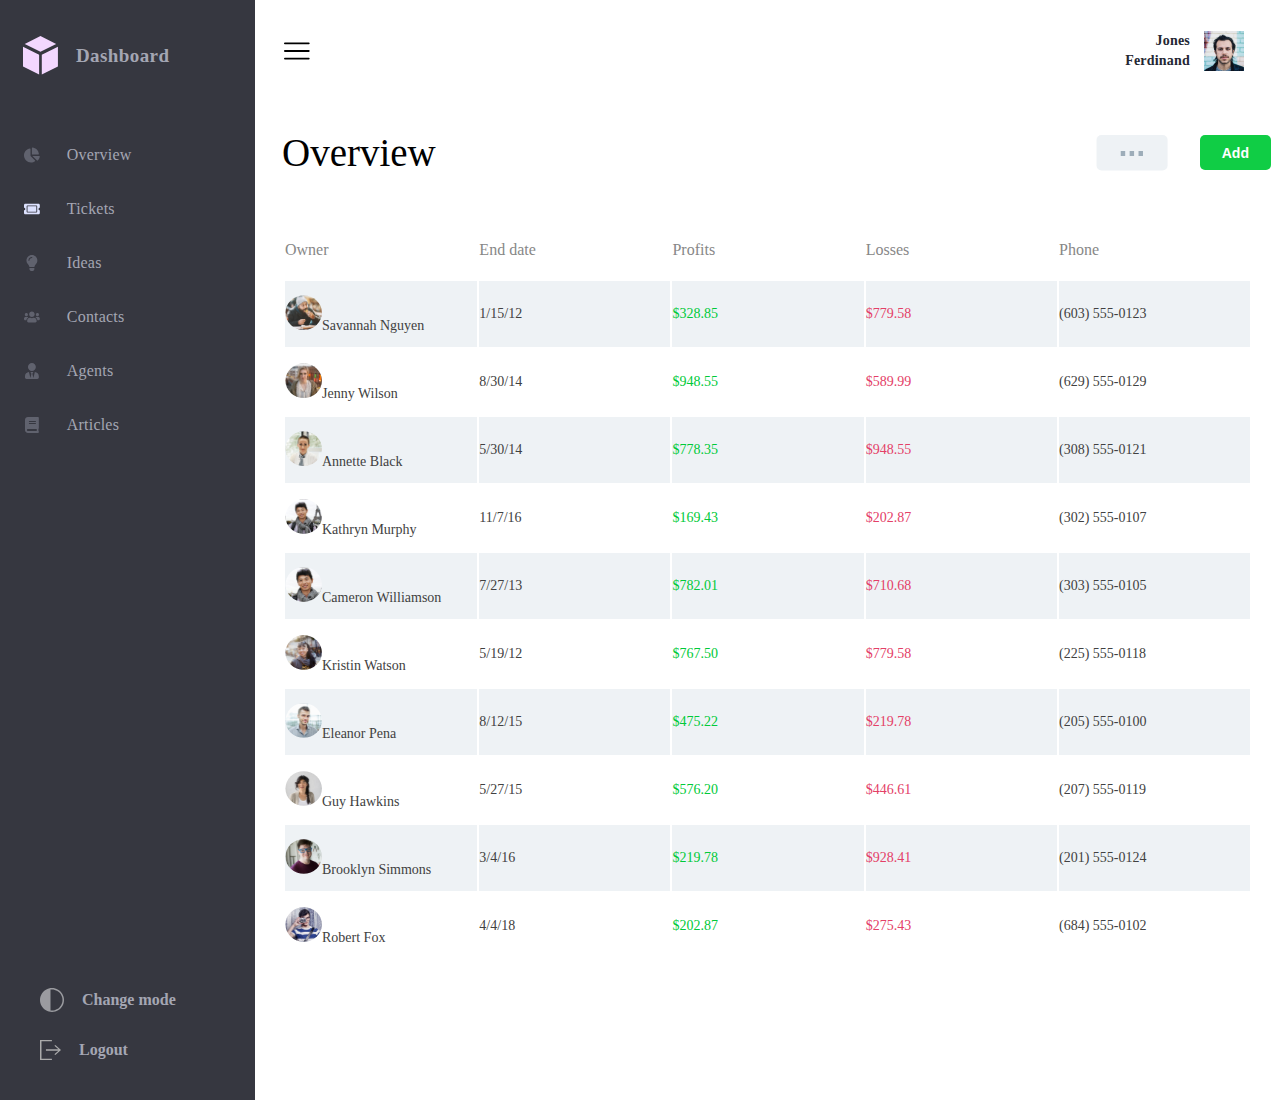
<file: index.html>
<!DOCTYPE html>
<html lang="en">
  <head>
    <meta charset="UTF-8" />
    <meta name="viewport" content="width=device-width, initial-scale=1.0" />
    <title>Dashboard</title>
    <link rel="stylesheet" href="./css/main.css" />
  </head>
  <body>
    <!-- ASIDE -->
    <aside>
      <div class="container">
        <div class="aside-style">
          <div class="aside-content">
            <svg
              xmlns="http://www.w3.org/2000/svg"
              width="35"
              height="39"
              viewBox="0 0 35 39"
              fill="none"
            >
              <path
                d="M17.4576 0L33.1946 7.88948L17.4576 15.758L1.72058 7.88948L17.4576 0ZM0 30.5298V10.7641L16.1147 18.8214V38.5871L0 30.5298ZM18.8005 18.8214L34.9151 10.7641V30.5298L18.8005 38.5871V18.8214Z"
                fill="#F3D7FF"
              />
            </svg>
            <p class="aside-title">Dashboard</p>
          </div>
          <div class="aside-boxs">
            <div class="aside-box">
              <svg
                xmlns="http://www.w3.org/2000/svg"
                width="16"
                height="16"
                viewBox="0 0 16 16"
                fill="none"
              >
                <path
                  opacity="0.4"
                  d="M15.5232 8.94116H8.54412L13.1921 13.5891C13.3697 13.7667 13.6621 13.7812 13.8447 13.6091C14.9829 12.5367 15.7659 11.0912 15.9956 9.46616C16.035 9.18793 15.8041 8.94116 15.5232 8.94116ZM15.0576 7.03528C14.8153 3.52176 12.0076 0.714119 8.49412 0.471767C8.22589 0.453237 8 0.679413 8 0.948236V7.5294H14.5815C14.8503 7.5294 15.0762 7.30352 15.0576 7.03528ZM6.58824 8.94116V1.96206C6.58824 1.68118 6.34147 1.45029 6.06353 1.48971C2.55853 1.985 -0.120585 5.04705 0.00412089 8.71675C0.132356 12.4856 3.37736 15.5761 7.14794 15.5288C8.6303 15.5103 10 15.0326 11.1262 14.2338C11.3585 14.0691 11.3738 13.727 11.1724 13.5256L6.58824 8.94116Z"
                  fill="#9FA2B4"
                />
              </svg>
              <a href="./index.html" class="aside-par">Overview</a>
            </div>
            <div class="aside-box">
              <svg
                xmlns="http://www.w3.org/2000/svg"
                width="16"
                height="16"
                viewBox="0 0 16 16"
                fill="none"
              >
                <path
                  d="M3.55556 5.33332H12.4444V10.6667H3.55556V5.33332ZM14.6667 7.99999C14.6667 8.73638 15.2636 9.33332 16 9.33332V12C16 12.7364 15.4031 13.3333 14.6667 13.3333H1.33333C0.596944 13.3333 0 12.7364 0 12V9.33332C0.736389 9.33332 1.33333 8.73638 1.33333 7.99999C1.33333 7.2636 0.736389 6.66666 0 6.66666V3.99999C0 3.2636 0.596944 2.66666 1.33333 2.66666H14.6667C15.4031 2.66666 16 3.2636 16 3.99999V6.66666C15.2636 6.66666 14.6667 7.2636 14.6667 7.99999ZM13.3333 5.1111C13.3333 4.74291 13.0349 4.44443 12.6667 4.44443H3.33333C2.96514 4.44443 2.66667 4.74291 2.66667 5.1111V10.8889C2.66667 11.2571 2.96514 11.5555 3.33333 11.5555H12.6667C13.0349 11.5555 13.3333 11.2571 13.3333 10.8889V5.1111Z"
                  fill="#DDE2FF"
                />
              </svg>
              <a href="./pages/tickets.html" class="aside-par">Tickets</a>
            </div>
            <div class="aside-box">
              <svg
                xmlns="http://www.w3.org/2000/svg"
                width="16"
                height="16"
                viewBox="0 0 16 16"
                fill="none"
              >
                <g clip-path="url(#clip0_1614_313)">
                  <path
                    opacity="0.4"
                    d="M5.50187 14.1984C5.50219 14.395 5.56031 14.5875 5.66937 14.7512L6.20344 15.5541C6.29467 15.6913 6.41841 15.8039 6.56366 15.8817C6.7089 15.9596 6.87114 16.0003 7.03594 16.0003H8.96438C9.12917 16.0003 9.29141 15.9596 9.43665 15.8817C9.5819 15.8039 9.70564 15.6913 9.79688 15.5541L10.3309 14.7512C10.44 14.5875 10.4982 14.3952 10.4984 14.1984L10.4997 13H5.50031L5.50187 14.1984ZM2.5 5.5C2.5 6.88656 3.01406 8.15156 3.86125 9.11812C4.3775 9.70718 5.185 10.9378 5.49281 11.9759C5.49406 11.9841 5.495 11.9922 5.49625 12.0003H10.5037C10.505 11.9922 10.5059 11.9844 10.5072 11.9759C10.815 10.9378 11.6225 9.70718 12.1388 9.11812C12.9859 8.15156 13.5 6.88656 13.5 5.5C13.5 2.45656 11.0284 -0.00937887 7.98281 -3.87451e-06C4.795 0.00968363 2.5 2.59281 2.5 5.5ZM8 3C6.62156 3 5.5 4.12156 5.5 5.5C5.5 5.77625 5.27625 6 5 6C4.72375 6 4.5 5.77625 4.5 5.5C4.5 3.57 6.07 2 8 2C8.27625 2 8.5 2.22375 8.5 2.5C8.5 2.77625 8.27625 3 8 3Z"
                    fill="#9FA2B4"
                  />
                </g>
                <defs>
                  <clipPath id="clip0_1614_313">
                    <rect width="16" height="16" fill="white" />
                  </clipPath>
                </defs>
              </svg>
              <p class="aside-par">Ideas</p>
            </div>
            <div class="aside-box">
              <svg
                xmlns="http://www.w3.org/2000/svg"
                width="16"
                height="16"
                viewBox="0 0 16 16"
                fill="none"
              >
                <path
                  opacity="0.4"
                  d="M2.4 7.19999C3.2825 7.19999 4 6.48249 4 5.59999C4 4.71749 3.2825 3.99999 2.4 3.99999C1.5175 3.99999 0.8 4.71749 0.8 5.59999C0.8 6.48249 1.5175 7.19999 2.4 7.19999ZM13.6 7.19999C14.4825 7.19999 15.2 6.48249 15.2 5.59999C15.2 4.71749 14.4825 3.99999 13.6 3.99999C12.7175 3.99999 12 4.71749 12 5.59999C12 6.48249 12.7175 7.19999 13.6 7.19999ZM14.4 7.99999H12.8C12.36 7.99999 11.9625 8.17749 11.6725 8.46499C12.68 9.01749 13.395 10.015 13.55 11.2H15.2C15.6425 11.2 16 10.8425 16 10.4V9.59999C16 8.71749 15.2825 7.99999 14.4 7.99999ZM8 7.99999C9.5475 7.99999 10.8 6.74749 10.8 5.19999C10.8 3.65249 9.5475 2.39999 8 2.39999C6.4525 2.39999 5.2 3.65249 5.2 5.19999C5.2 6.74749 6.4525 7.99999 8 7.99999ZM9.92 8.79999H9.7125C9.1925 9.04999 8.615 9.19999 8 9.19999C7.385 9.19999 6.81 9.04999 6.2875 8.79999H6.08C4.49 8.79999 3.2 10.09 3.2 11.68V12.4C3.2 13.0625 3.7375 13.6 4.4 13.6H11.6C12.2625 13.6 12.8 13.0625 12.8 12.4V11.68C12.8 10.09 11.51 8.79999 9.92 8.79999ZM4.3275 8.46499C4.0375 8.17749 3.64 7.99999 3.2 7.99999H1.6C0.7175 7.99999 0 8.71749 0 9.59999V10.4C0 10.8425 0.3575 11.2 0.8 11.2H2.4475C2.605 10.015 3.32 9.01749 4.3275 8.46499Z"
                  fill="#9FA2B4"
                />
              </svg>
              <p class="aside-par">Contacts</p>
            </div>
            <div class="aside-box">
              <svg
                xmlns="http://www.w3.org/2000/svg"
                width="16"
                height="16"
                viewBox="0 0 16 16"
                fill="none"
              >
                <path
                  opacity="0.4"
                  d="M8 8C10.2094 8 12 6.20937 12 4C12 1.79063 10.2094 0 8 0C5.79063 0 4 1.79063 4 4C4 6.20937 5.79063 8 8 8ZM10.9937 9.01875L9.5 15L8.5 10.75L9.5 9H6.5L7.5 10.75L6.5 15L5.00625 9.01875C2.77812 9.125 1 10.9469 1 13.2V14.5C1 15.3281 1.67188 16 2.5 16H13.5C14.3281 16 15 15.3281 15 14.5V13.2C15 10.9469 13.2219 9.125 10.9937 9.01875Z"
                  fill="#9FA2B4"
                />
              </svg>
              <p class="aside-par">Agents</p>
            </div>
            <div class="aside-box">
              <svg
                xmlns="http://www.w3.org/2000/svg"
                width="16"
                height="16"
                viewBox="0 0 16 16"
                fill="none"
              >
                <path
                  opacity="0.4"
                  d="M15 11.25V0.75C15 0.334375 14.6656 0 14.25 0H4C2.34375 0 1 1.34375 1 3V13C1 14.6562 2.34375 16 4 16H14.25C14.6656 16 15 15.6656 15 15.25V14.75C15 14.5156 14.8906 14.3031 14.7219 14.1656C14.5906 13.6844 14.5906 12.3125 14.7219 11.8313C14.8906 11.6969 15 11.4844 15 11.25ZM5 4.1875C5 4.08437 5.08437 4 5.1875 4H11.8125C11.9156 4 12 4.08437 12 4.1875V4.8125C12 4.91563 11.9156 5 11.8125 5H5.1875C5.08437 5 5 4.91563 5 4.8125V4.1875ZM5 6.1875C5 6.08437 5.08437 6 5.1875 6H11.8125C11.9156 6 12 6.08437 12 6.1875V6.8125C12 6.91563 11.9156 7 11.8125 7H5.1875C5.08437 7 5 6.91563 5 6.8125V6.1875ZM12.9187 14H4C3.44688 14 3 13.5531 3 13C3 12.45 3.45 12 4 12H12.9187C12.8594 12.5344 12.8594 13.4656 12.9187 14Z"
                  fill="#9FA2B4"
                />
              </svg>
              <p class="aside-par">Articles</p>
            </div>
          </div>
          <div class="aside-footer">
            <svg
              id="light-dark"
              xmlns="http://www.w3.org/2000/svg"
              width="24"
              height="24"
              viewBox="0 0 24 24"
              fill="none"
            >
              <path
                opacity="0.5"
                d="M12 0C13.1016 0 14.1641 0.140625 15.1875 0.421875C16.2109 0.703125 17.168 1.10547 18.0586 1.62891C18.9492 2.15234 19.7578 2.77734 20.4844 3.50391C21.2109 4.23047 21.8359 5.04297 22.3594 5.94141C22.8828 6.83984 23.2852 7.79688 23.5664 8.8125C23.8477 9.82812 23.9922 10.8906 24 12C24 13.1016 23.8594 14.1641 23.5781 15.1875C23.2969 16.2109 22.8945 17.168 22.3711 18.0586C21.8477 18.9492 21.2227 19.7578 20.4961 20.4844C19.7695 21.2109 18.957 21.8359 18.0586 22.3594C17.1602 22.8828 16.2031 23.2852 15.1875 23.5664C14.1719 23.8477 13.1094 23.9922 12 24C10.8984 24 9.83594 23.8594 8.8125 23.5781C7.78906 23.2969 6.83203 22.8945 5.94141 22.3711C5.05078 21.8477 4.24219 21.2227 3.51562 20.4961C2.78906 19.7695 2.16406 18.957 1.64062 18.0586C1.11719 17.1602 0.714844 16.207 0.433594 15.1992C0.152344 14.1914 0.0078125 13.125 0 12C0 10.8984 0.140625 9.83594 0.421875 8.8125C0.703125 7.78906 1.10547 6.83203 1.62891 5.94141C2.15234 5.05078 2.77734 4.24219 3.50391 3.51562C4.23047 2.78906 5.04297 2.16406 5.94141 1.64062C6.83984 1.11719 7.79297 0.714844 8.80078 0.433594C9.80859 0.152344 10.875 0.0078125 12 0ZM12 22.5C12.9609 22.5 13.8867 22.375 14.7773 22.125C15.668 21.875 16.5039 21.5234 17.2852 21.0703C18.0664 20.6172 18.7773 20.0664 19.418 19.418C20.0586 18.7695 20.6055 18.0625 21.0586 17.2969C21.5117 16.5312 21.8672 15.6953 22.125 14.7891C22.3828 13.8828 22.5078 12.9531 22.5 12C22.5 11.0391 22.375 10.1133 22.125 9.22266C21.875 8.33203 21.5234 7.49609 21.0703 6.71484C20.6172 5.93359 20.0664 5.22266 19.418 4.58203C18.7695 3.94141 18.0625 3.39453 17.2969 2.94141C16.5312 2.48828 15.6953 2.13281 14.7891 1.875C13.8828 1.61719 12.9531 1.49219 12 1.5C11.4922 1.5 10.9922 1.53516 10.5 1.60547V22.3945C10.9922 22.4648 11.4922 22.5 12 22.5Z"
                fill="white"
              />
            </svg>
            <p class="aside-footer-par">Change mode</p>
          </div>
          <div class="aside-footer">
            <svg
              xmlns="http://www.w3.org/2000/svg"
              width="21"
              height="20"
              viewBox="0 0 21 20"
              fill="none"
            >
              <path
                d="M1.48755 18.6667H11.9004V20H0V0H11.9004V1.33333H1.48755V18.6667ZM21 10L15.3403 15.0833L14.4106 14.25L18.42 10.6667H5.95019V9.33333H18.42L14.4106 5.75L15.3403 4.91667L21 10Z"
                fill="#AAAAAA"
              />
            </svg>
            <p class="aside-footer-par">Logout</p>
          </div>
        </div>
      </div>
    </aside>
    <!-- ASIDE -->

    <!-- ///////////////////////// -->

    <!-- MAIN -->
    <main>
      <footer>
        <div class="footer-style">
          <svg
            class="menu-btn"
            xmlns="http://www.w3.org/2000/svg"
            width="30"
            height="20"
            viewBox="0 0 30 20"
            fill="none"
          >
            <path
              fill-rule="evenodd"
              clip-rule="evenodd"
              d="M0 18.8889C0 18.5942 0.143669 18.3116 0.3994 18.1032C0.655132 17.8948 1.00198 17.7778 1.36364 17.7778H28.6364C28.998 17.7778 29.3449 17.8948 29.6006 18.1032C29.8563 18.3116 30 18.5942 30 18.8889C30 19.1836 29.8563 19.4662 29.6006 19.6746C29.3449 19.8829 28.998 20 28.6364 20H1.36364C1.00198 20 0.655132 19.8829 0.3994 19.6746C0.143669 19.4662 0 19.1836 0 18.8889ZM0 10C0 9.70532 0.143669 9.4227 0.3994 9.21433C0.655132 9.00595 1.00198 8.88889 1.36364 8.88889H28.6364C28.998 8.88889 29.3449 9.00595 29.6006 9.21433C29.8563 9.4227 30 9.70532 30 10C30 10.2947 29.8563 10.5773 29.6006 10.7857C29.3449 10.994 28.998 11.1111 28.6364 11.1111H1.36364C1.00198 11.1111 0.655132 10.994 0.3994 10.7857C0.143669 10.5773 0 10.2947 0 10ZM0 1.11111C0 0.816426 0.143669 0.533811 0.3994 0.325437C0.655132 0.117063 1.00198 0 1.36364 0H28.6364C28.998 0 29.3449 0.117063 29.6006 0.325437C29.8563 0.533811 30 0.816426 30 1.11111C30 1.4058 29.8563 1.68841 29.6006 1.89679C29.3449 2.10516 28.998 2.22222 28.6364 2.22222H1.36364C1.00198 2.22222 0.655132 2.10516 0.3994 1.89679C0.143669 1.68841 0 1.4058 0 1.11111Z"
              fill="black"
            />
          </svg>
          <div class="footer-content">
            <p class="footer-par">Jones Ferdinand</p>
            <img src="./images/m header.png" alt="header-logo" />
          </div>
        </div>
      </footer>
      <section class="hero">
        <div class="hero-style">
          <h1 class="hero-text">Overview</h1>
          <div class="hero-content">
            <svg
              xmlns="http://www.w3.org/2000/svg"
              width="72"
              height="36"
              viewBox="0 0 72 36"
              fill="none"
            >
              <rect
                x="0.506226"
                width="71.0936"
                height="35.5011"
                rx="5"
                fill="#EEF2F5"
              />
              <path
                d="M42.5263 16L46.9704 16L46.9704 20.9024L42.5263 20.9024L42.5263 16ZM33.6381 16L38.0822 16L38.0822 20.9024L33.6381 20.9024L33.6381 16ZM24.7499 16L29.194 16L29.194 20.9024L24.7499 20.9024L24.7499 16Z"
                fill="#9DADB9"
              />
            </svg>
            <button class="hero-btn">Add</button>
          </div>
        </div>
      </section>
      <table>
        <thead>
          <tr>
            <th>Owner</th>
            <th>End date</th>
            <th>Profits</th>
            <th>Losses</th>
            <th>Phone</th>
          </tr>
        </thead>
        <tbody>
          <tr>
            <td>
              <img src="./images/Ellipse-1.svg" alt="Ellipse" />Savannah Nguyen
            </td>
            <td>1/15/12</td>
            <td>$328.85</td>
            <td>$779.58</td>
            <td>(603) 555-0123</td>
          </tr>
          <tr>
            <td>
              <img src="./images/Ellipse-2.svg" alt="Ellipse" />Jenny Wilson
            </td>
            <td>8/30/14</td>
            <td>$948.55</td>
            <td>$589.99</td>
            <td>(629) 555-0129</td>
          </tr>
          <tr>
            <td>
              <img src="./images/Ellipse-3.svg" alt="Ellipse" />Annette Black
            </td>
            <td>5/30/14</td>
            <td>$778.35</td>
            <td>$948.55</td>
            <td>(308) 555-0121</td>
          </tr>
          <tr>
            <td>
              <img src="./images/Ellipse-4.svg" alt="Ellipse" />Kathryn Murphy
            </td>
            <td>11/7/16</td>
            <td>$169.43</td>
            <td>$202.87</td>
            <td>(302) 555-0107</td>
          </tr>
          <tr>
            <td>
              <img src="./images/Ellipse-5.svg" alt="Ellipse" />Cameron
              Williamson
            </td>
            <td>7/27/13</td>
            <td>$782.01</td>
            <td>$710.68</td>
            <td>(303) 555-0105</td>
          </tr>
          <tr>
            <td>
              <img src="./images/Ellipse-6.svg" alt="Ellipse" />Kristin Watson
            </td>
            <td>5/19/12</td>
            <td>$767.50</td>
            <td>$779.58</td>
            <td>(225) 555-0118</td>
          </tr>
          <tr>
            <td>
              <img src="./images/Ellipse-7.svg" alt="Ellipse" />Eleanor Pena
            </td>
            <td>8/12/15</td>
            <td>$475.22</td>
            <td>$219.78</td>
            <td>(205) 555-0100</td>
          </tr>
          <tr>
            <td>
              <img src="./images/Ellipse-8.svg" alt="Ellipse" />Guy Hawkins
            </td>
            <td>5/27/15</td>
            <td>$576.20</td>
            <td>$446.61</td>
            <td>(207) 555-0119</td>
          </tr>
          <tr>
            <td>
              <img src="./images/Ellipse-9.svg" alt="Ellipse" />Brooklyn Simmons
            </td>
            <td>3/4/16</td>
            <td>$219.78</td>
            <td>$928.41</td>
            <td>(201) 555-0124</td>
          </tr>
          <tr>
            <td>
              <img src="./images/Ellipse-10.svg" alt="Ellipse" />Robert Fox
            </td>
            <td>4/4/18</td>
            <td>$202.87</td>
            <td>$275.43</td>
            <td>(684) 555-0102</td>
          </tr>
        </tbody>
        <tfoot></tfoot>
      </table>
    </main>
    <!-- MAIN -->
    <script src="./js/main.js"></script>
  </body>
</html>
</file>
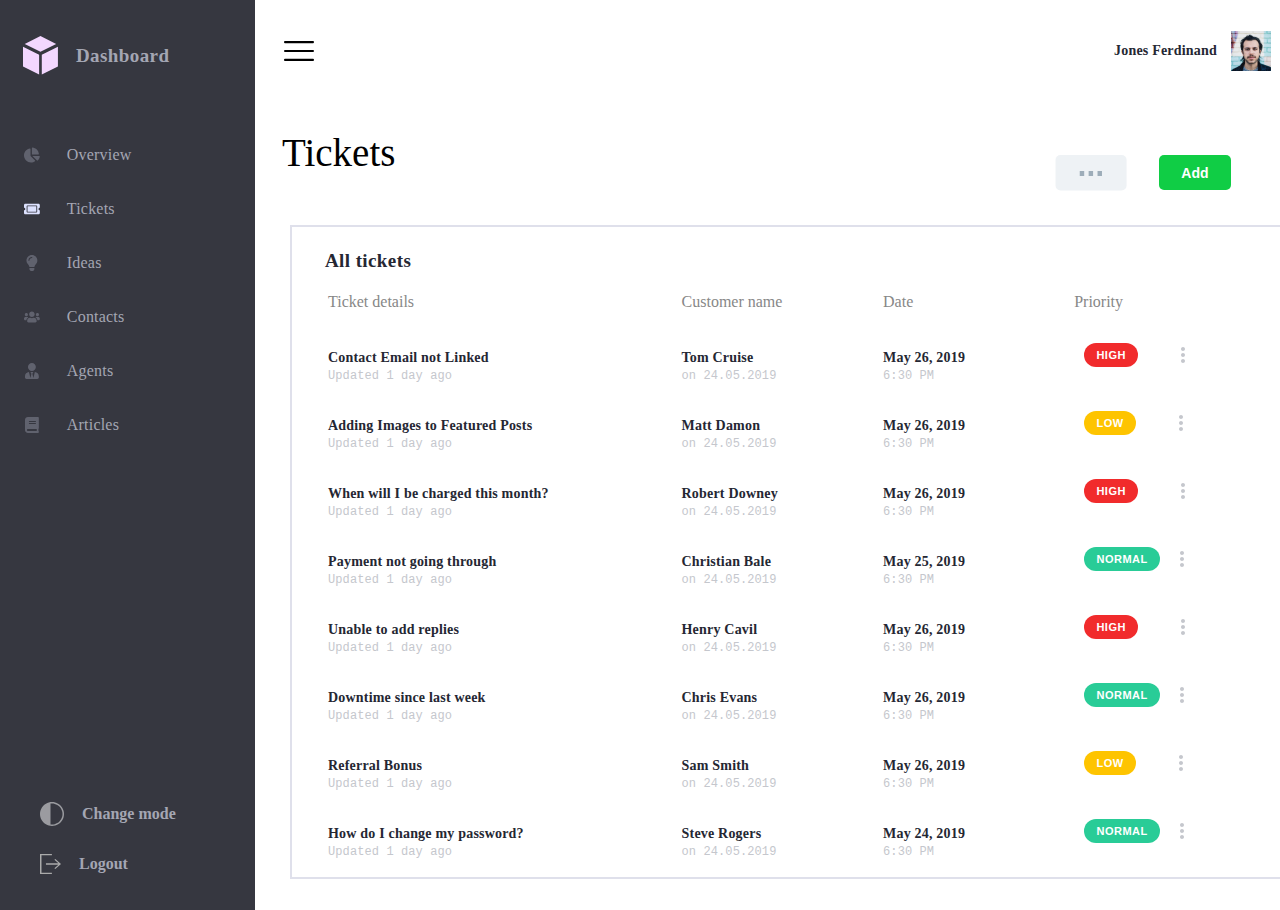
<file: pages/tickets.html>
<!DOCTYPE html>
<html lang="en">
  <head>
    <meta charset="UTF-8" />
    <meta name="viewport" content="width=device-width, initial-scale=1.0" />
    <title>Dashboard</title>
    <link rel="stylesheet" href="../css/ticket.css" />
  </head>
  <body>
    <!-- ASIDE -->
    <aside>
      <div class="container">
        <div class="aside-style">
          <div class="aside-content">
            <svg
              xmlns="http://www.w3.org/2000/svg"
              width="35"
              height="39"
              viewBox="0 0 35 39"
              fill="none"
            >
              <path
                d="M17.4576 0L33.1946 7.88948L17.4576 15.758L1.72058 7.88948L17.4576 0ZM0 30.5298V10.7641L16.1147 18.8214V38.5871L0 30.5298ZM18.8005 18.8214L34.9151 10.7641V30.5298L18.8005 38.5871V18.8214Z"
                fill="#F3D7FF"
              />
            </svg>
            <p class="aside-title">Dashboard</p>
          </div>
          <div class="aside-boxs">
            <div class="aside-box">
              <svg
                xmlns="http://www.w3.org/2000/svg"
                width="16"
                height="16"
                viewBox="0 0 16 16"
                fill="none"
              >
                <path
                  opacity="0.4"
                  d="M15.5232 8.94116H8.54412L13.1921 13.5891C13.3697 13.7667 13.6621 13.7812 13.8447 13.6091C14.9829 12.5367 15.7659 11.0912 15.9956 9.46616C16.035 9.18793 15.8041 8.94116 15.5232 8.94116ZM15.0576 7.03528C14.8153 3.52176 12.0076 0.714119 8.49412 0.471767C8.22589 0.453237 8 0.679413 8 0.948236V7.5294H14.5815C14.8503 7.5294 15.0762 7.30352 15.0576 7.03528ZM6.58824 8.94116V1.96206C6.58824 1.68118 6.34147 1.45029 6.06353 1.48971C2.55853 1.985 -0.120585 5.04705 0.00412089 8.71675C0.132356 12.4856 3.37736 15.5761 7.14794 15.5288C8.6303 15.5103 10 15.0326 11.1262 14.2338C11.3585 14.0691 11.3738 13.727 11.1724 13.5256L6.58824 8.94116Z"
                  fill="#9FA2B4"
                />
              </svg>
              <a href="../index.html" class="aside-par">Overview</a>
            </div>
            <div class="aside-box">
              <svg
                xmlns="http://www.w3.org/2000/svg"
                width="16"
                height="16"
                viewBox="0 0 16 16"
                fill="none"
              >
                <path
                  d="M3.55556 5.33332H12.4444V10.6667H3.55556V5.33332ZM14.6667 7.99999C14.6667 8.73638 15.2636 9.33332 16 9.33332V12C16 12.7364 15.4031 13.3333 14.6667 13.3333H1.33333C0.596944 13.3333 0 12.7364 0 12V9.33332C0.736389 9.33332 1.33333 8.73638 1.33333 7.99999C1.33333 7.2636 0.736389 6.66666 0 6.66666V3.99999C0 3.2636 0.596944 2.66666 1.33333 2.66666H14.6667C15.4031 2.66666 16 3.2636 16 3.99999V6.66666C15.2636 6.66666 14.6667 7.2636 14.6667 7.99999ZM13.3333 5.1111C13.3333 4.74291 13.0349 4.44443 12.6667 4.44443H3.33333C2.96514 4.44443 2.66667 4.74291 2.66667 5.1111V10.8889C2.66667 11.2571 2.96514 11.5555 3.33333 11.5555H12.6667C13.0349 11.5555 13.3333 11.2571 13.3333 10.8889V5.1111Z"
                  fill="#DDE2FF"
                />
              </svg>
              <a href="../pages/tickets.html" class="aside-par">Tickets</a>
            </div>
            <div class="aside-box">
              <svg
                xmlns="http://www.w3.org/2000/svg"
                width="16"
                height="16"
                viewBox="0 0 16 16"
                fill="none"
              >
                <g clip-path="url(#clip0_1614_313)">
                  <path
                    opacity="0.4"
                    d="M5.50187 14.1984C5.50219 14.395 5.56031 14.5875 5.66937 14.7512L6.20344 15.5541C6.29467 15.6913 6.41841 15.8039 6.56366 15.8817C6.7089 15.9596 6.87114 16.0003 7.03594 16.0003H8.96438C9.12917 16.0003 9.29141 15.9596 9.43665 15.8817C9.5819 15.8039 9.70564 15.6913 9.79688 15.5541L10.3309 14.7512C10.44 14.5875 10.4982 14.3952 10.4984 14.1984L10.4997 13H5.50031L5.50187 14.1984ZM2.5 5.5C2.5 6.88656 3.01406 8.15156 3.86125 9.11812C4.3775 9.70718 5.185 10.9378 5.49281 11.9759C5.49406 11.9841 5.495 11.9922 5.49625 12.0003H10.5037C10.505 11.9922 10.5059 11.9844 10.5072 11.9759C10.815 10.9378 11.6225 9.70718 12.1388 9.11812C12.9859 8.15156 13.5 6.88656 13.5 5.5C13.5 2.45656 11.0284 -0.00937887 7.98281 -3.87451e-06C4.795 0.00968363 2.5 2.59281 2.5 5.5ZM8 3C6.62156 3 5.5 4.12156 5.5 5.5C5.5 5.77625 5.27625 6 5 6C4.72375 6 4.5 5.77625 4.5 5.5C4.5 3.57 6.07 2 8 2C8.27625 2 8.5 2.22375 8.5 2.5C8.5 2.77625 8.27625 3 8 3Z"
                    fill="#9FA2B4"
                  />
                </g>
                <defs>
                  <clipPath id="clip0_1614_313">
                    <rect width="16" height="16" fill="white" />
                  </clipPath>
                </defs>
              </svg>
              <p class="aside-par">Ideas</p>
            </div>
            <div class="aside-box">
              <svg
                xmlns="http://www.w3.org/2000/svg"
                width="16"
                height="16"
                viewBox="0 0 16 16"
                fill="none"
              >
                <path
                  opacity="0.4"
                  d="M2.4 7.19999C3.2825 7.19999 4 6.48249 4 5.59999C4 4.71749 3.2825 3.99999 2.4 3.99999C1.5175 3.99999 0.8 4.71749 0.8 5.59999C0.8 6.48249 1.5175 7.19999 2.4 7.19999ZM13.6 7.19999C14.4825 7.19999 15.2 6.48249 15.2 5.59999C15.2 4.71749 14.4825 3.99999 13.6 3.99999C12.7175 3.99999 12 4.71749 12 5.59999C12 6.48249 12.7175 7.19999 13.6 7.19999ZM14.4 7.99999H12.8C12.36 7.99999 11.9625 8.17749 11.6725 8.46499C12.68 9.01749 13.395 10.015 13.55 11.2H15.2C15.6425 11.2 16 10.8425 16 10.4V9.59999C16 8.71749 15.2825 7.99999 14.4 7.99999ZM8 7.99999C9.5475 7.99999 10.8 6.74749 10.8 5.19999C10.8 3.65249 9.5475 2.39999 8 2.39999C6.4525 2.39999 5.2 3.65249 5.2 5.19999C5.2 6.74749 6.4525 7.99999 8 7.99999ZM9.92 8.79999H9.7125C9.1925 9.04999 8.615 9.19999 8 9.19999C7.385 9.19999 6.81 9.04999 6.2875 8.79999H6.08C4.49 8.79999 3.2 10.09 3.2 11.68V12.4C3.2 13.0625 3.7375 13.6 4.4 13.6H11.6C12.2625 13.6 12.8 13.0625 12.8 12.4V11.68C12.8 10.09 11.51 8.79999 9.92 8.79999ZM4.3275 8.46499C4.0375 8.17749 3.64 7.99999 3.2 7.99999H1.6C0.7175 7.99999 0 8.71749 0 9.59999V10.4C0 10.8425 0.3575 11.2 0.8 11.2H2.4475C2.605 10.015 3.32 9.01749 4.3275 8.46499Z"
                  fill="#9FA2B4"
                />
              </svg>
              <p class="aside-par">Contacts</p>
            </div>
            <div class="aside-box">
              <svg
                xmlns="http://www.w3.org/2000/svg"
                width="16"
                height="16"
                viewBox="0 0 16 16"
                fill="none"
              >
                <path
                  opacity="0.4"
                  d="M8 8C10.2094 8 12 6.20937 12 4C12 1.79063 10.2094 0 8 0C5.79063 0 4 1.79063 4 4C4 6.20937 5.79063 8 8 8ZM10.9937 9.01875L9.5 15L8.5 10.75L9.5 9H6.5L7.5 10.75L6.5 15L5.00625 9.01875C2.77812 9.125 1 10.9469 1 13.2V14.5C1 15.3281 1.67188 16 2.5 16H13.5C14.3281 16 15 15.3281 15 14.5V13.2C15 10.9469 13.2219 9.125 10.9937 9.01875Z"
                  fill="#9FA2B4"
                />
              </svg>
              <p class="aside-par">Agents</p>
            </div>
            <div class="aside-box">
              <svg
                xmlns="http://www.w3.org/2000/svg"
                width="16"
                height="16"
                viewBox="0 0 16 16"
                fill="none"
              >
                <path
                  opacity="0.4"
                  d="M15 11.25V0.75C15 0.334375 14.6656 0 14.25 0H4C2.34375 0 1 1.34375 1 3V13C1 14.6562 2.34375 16 4 16H14.25C14.6656 16 15 15.6656 15 15.25V14.75C15 14.5156 14.8906 14.3031 14.7219 14.1656C14.5906 13.6844 14.5906 12.3125 14.7219 11.8313C14.8906 11.6969 15 11.4844 15 11.25ZM5 4.1875C5 4.08437 5.08437 4 5.1875 4H11.8125C11.9156 4 12 4.08437 12 4.1875V4.8125C12 4.91563 11.9156 5 11.8125 5H5.1875C5.08437 5 5 4.91563 5 4.8125V4.1875ZM5 6.1875C5 6.08437 5.08437 6 5.1875 6H11.8125C11.9156 6 12 6.08437 12 6.1875V6.8125C12 6.91563 11.9156 7 11.8125 7H5.1875C5.08437 7 5 6.91563 5 6.8125V6.1875ZM12.9187 14H4C3.44688 14 3 13.5531 3 13C3 12.45 3.45 12 4 12H12.9187C12.8594 12.5344 12.8594 13.4656 12.9187 14Z"
                  fill="#9FA2B4"
                />
              </svg>
              <p class="aside-par">Articles</p>
            </div>
          </div>
          <div class="aside-footer">
            <svg
              xmlns="http://www.w3.org/2000/svg"
              width="24"
              height="24"
              viewBox="0 0 24 24"
              fill="none"
            >
              <path
                opacity="0.5"
                d="M12 0C13.1016 0 14.1641 0.140625 15.1875 0.421875C16.2109 0.703125 17.168 1.10547 18.0586 1.62891C18.9492 2.15234 19.7578 2.77734 20.4844 3.50391C21.2109 4.23047 21.8359 5.04297 22.3594 5.94141C22.8828 6.83984 23.2852 7.79688 23.5664 8.8125C23.8477 9.82812 23.9922 10.8906 24 12C24 13.1016 23.8594 14.1641 23.5781 15.1875C23.2969 16.2109 22.8945 17.168 22.3711 18.0586C21.8477 18.9492 21.2227 19.7578 20.4961 20.4844C19.7695 21.2109 18.957 21.8359 18.0586 22.3594C17.1602 22.8828 16.2031 23.2852 15.1875 23.5664C14.1719 23.8477 13.1094 23.9922 12 24C10.8984 24 9.83594 23.8594 8.8125 23.5781C7.78906 23.2969 6.83203 22.8945 5.94141 22.3711C5.05078 21.8477 4.24219 21.2227 3.51562 20.4961C2.78906 19.7695 2.16406 18.957 1.64062 18.0586C1.11719 17.1602 0.714844 16.207 0.433594 15.1992C0.152344 14.1914 0.0078125 13.125 0 12C0 10.8984 0.140625 9.83594 0.421875 8.8125C0.703125 7.78906 1.10547 6.83203 1.62891 5.94141C2.15234 5.05078 2.77734 4.24219 3.50391 3.51562C4.23047 2.78906 5.04297 2.16406 5.94141 1.64062C6.83984 1.11719 7.79297 0.714844 8.80078 0.433594C9.80859 0.152344 10.875 0.0078125 12 0ZM12 22.5C12.9609 22.5 13.8867 22.375 14.7773 22.125C15.668 21.875 16.5039 21.5234 17.2852 21.0703C18.0664 20.6172 18.7773 20.0664 19.418 19.418C20.0586 18.7695 20.6055 18.0625 21.0586 17.2969C21.5117 16.5312 21.8672 15.6953 22.125 14.7891C22.3828 13.8828 22.5078 12.9531 22.5 12C22.5 11.0391 22.375 10.1133 22.125 9.22266C21.875 8.33203 21.5234 7.49609 21.0703 6.71484C20.6172 5.93359 20.0664 5.22266 19.418 4.58203C18.7695 3.94141 18.0625 3.39453 17.2969 2.94141C16.5312 2.48828 15.6953 2.13281 14.7891 1.875C13.8828 1.61719 12.9531 1.49219 12 1.5C11.4922 1.5 10.9922 1.53516 10.5 1.60547V22.3945C10.9922 22.4648 11.4922 22.5 12 22.5Z"
                fill="white"
              />
            </svg>
            <p class="aside-footer-par">Change mode</p>
          </div>
          <div class="aside-footer">
            <svg
              id="light-dark"
              xmlns="http://www.w3.org/2000/svg"
              width="21"
              height="20"
              viewBox="0 0 21 20"
              fill="none"
            >
              <path
                d="M1.48755 18.6667H11.9004V20H0V0H11.9004V1.33333H1.48755V18.6667ZM21 10L15.3403 15.0833L14.4106 14.25L18.42 10.6667H5.95019V9.33333H18.42L14.4106 5.75L15.3403 4.91667L21 10Z"
                fill="#AAAAAA"
              />
            </svg>
            <p class="aside-footer-par">Logout</p>
          </div>
        </div>
      </div>
    </aside>
    <!-- ASIDE -->

    <!-- ///////////////////////// -->

    <!-- MAIN -->
    <main>
      <footer>
        <div class="footer-style">
          <svg
            class="menu-btn"
            xmlns="http://www.w3.org/2000/svg"
            width="30"
            height="20"
            viewBox="0 0 30 20"
            fill="none"
          >
            <path
              fill-rule="evenodd"
              clip-rule="evenodd"
              d="M0 18.8889C0 18.5942 0.143669 18.3116 0.3994 18.1032C0.655132 17.8948 1.00198 17.7778 1.36364 17.7778H28.6364C28.998 17.7778 29.3449 17.8948 29.6006 18.1032C29.8563 18.3116 30 18.5942 30 18.8889C30 19.1836 29.8563 19.4662 29.6006 19.6746C29.3449 19.8829 28.998 20 28.6364 20H1.36364C1.00198 20 0.655132 19.8829 0.3994 19.6746C0.143669 19.4662 0 19.1836 0 18.8889ZM0 10C0 9.70532 0.143669 9.4227 0.3994 9.21433C0.655132 9.00595 1.00198 8.88889 1.36364 8.88889H28.6364C28.998 8.88889 29.3449 9.00595 29.6006 9.21433C29.8563 9.4227 30 9.70532 30 10C30 10.2947 29.8563 10.5773 29.6006 10.7857C29.3449 10.994 28.998 11.1111 28.6364 11.1111H1.36364C1.00198 11.1111 0.655132 10.994 0.3994 10.7857C0.143669 10.5773 0 10.2947 0 10ZM0 1.11111C0 0.816426 0.143669 0.533811 0.3994 0.325437C0.655132 0.117063 1.00198 0 1.36364 0H28.6364C28.998 0 29.3449 0.117063 29.6006 0.325437C29.8563 0.533811 30 0.816426 30 1.11111C30 1.4058 29.8563 1.68841 29.6006 1.89679C29.3449 2.10516 28.998 2.22222 28.6364 2.22222H1.36364C1.00198 2.22222 0.655132 2.10516 0.3994 1.89679C0.143669 1.68841 0 1.4058 0 1.11111Z"
              fill="black"
            />
          </svg>
          <div class="footer-content">
            <p class="footer-par">Jones Ferdinand</p>
            <img src="../images/m header.png" alt="header-logo" />
          </div>
        </div>
      </footer>
      <section class="hero">
        <div class="hero-style">
          <h1 class="hero-text-ticket">Tickets</h1>
          <div class="hero-content">
            <svg
              xmlns="http://www.w3.org/2000/svg"
              width="72"
              height="36"
              viewBox="0 0 72 36"
              fill="none"
            >
              <rect
                x="0.506226"
                width="71.0936"
                height="35.5011"
                rx="5"
                fill="#EEF2F5"
              />
              <path
                d="M42.5263 16L46.9704 16L46.9704 20.9024L42.5263 20.9024L42.5263 16ZM33.6381 16L38.0822 16L38.0822 20.9024L33.6381 20.9024L33.6381 16ZM24.7499 16L29.194 16L29.194 20.9024L24.7499 20.9024L24.7499 16Z"
                fill="#9DADB9"
              />
            </svg>
            <button class="hero-btn">Add</button>
          </div>
        </div>
      </section>
      <table class="table">
        <caption>
          All tickets
        </caption>
        <thead>
          <tr>
            <th>Ticket details</th>
            <th>Customer name</th>
            <th>Date</th>
            <th>Priority</th>
          </tr>
        </thead>
        <tbody>
          <tr>
            <td>
              Contact Email not Linked
              <pre>Updated 1 day ago</pre>
            </td>
            <td>
              Tom Cruise
              <pre>on 24.05.2019</pre>
            </td>
            <td>
              May 26, 2019
              <pre>6:30 PM</pre>
            </td>
            <td>
              <button class="table-btn">High</button>
              <svg
                xmlns="http://www.w3.org/2000/svg"
                width="24"
                height="24"
                viewBox="0 0 24 24"
                fill="none"
              >
                <path
                  d="M12 8C13.1 8 14 7.1 14 6C14 4.9 13.1 4 12 4C10.9 4 10 4.9 10 6C10 7.1 10.9 8 12 8ZM12 10C10.9 10 10 10.9 10 12C10 13.1 10.9 14 12 14C13.1 14 14 13.1 14 12C14 10.9 13.1 10 12 10ZM12 16C10.9 16 10 16.9 10 18C10 19.1 10.9 20 12 20C13.1 20 14 19.1 14 18C14 16.9 13.1 16 12 16Z"
                  fill="#C5C7CD"
                />
              </svg>
            </td>
          </tr>
          <tr>
            <td>
              Adding Images to Featured Posts
              <pre>Updated 1 day ago</pre>
            </td>
            <td>
              Matt Damon
              <pre>on 24.05.2019</pre>
            </td>
            <td>
              May 26, 2019
              <pre>6:30 PM</pre>
            </td>
            <td>
              <button class="table-btn-low">LOW</button>
              <svg
                xmlns="http://www.w3.org/2000/svg"
                width="24"
                height="24"
                viewBox="0 0 24 24"
                fill="none"
              >
                <path
                  d="M12 8C13.1 8 14 7.1 14 6C14 4.9 13.1 4 12 4C10.9 4 10 4.9 10 6C10 7.1 10.9 8 12 8ZM12 10C10.9 10 10 10.9 10 12C10 13.1 10.9 14 12 14C13.1 14 14 13.1 14 12C14 10.9 13.1 10 12 10ZM12 16C10.9 16 10 16.9 10 18C10 19.1 10.9 20 12 20C13.1 20 14 19.1 14 18C14 16.9 13.1 16 12 16Z"
                  fill="#C5C7CD"
                />
              </svg>
            </td>
          </tr>
          <tr>
            <td>
              When will I be charged this month?
              <pre>Updated 1 day ago</pre>
            </td>
            <td>
              Robert Downey
              <pre>on 24.05.2019</pre>
            </td>
            <td>
              May 26, 2019
              <pre>6:30 PM</pre>
            </td>
            <td>
              <button class="table-btn">High</button>
              <svg
                xmlns="http://www.w3.org/2000/svg"
                width="24"
                height="24"
                viewBox="0 0 24 24"
                fill="none"
              >
                <path
                  d="M12 8C13.1 8 14 7.1 14 6C14 4.9 13.1 4 12 4C10.9 4 10 4.9 10 6C10 7.1 10.9 8 12 8ZM12 10C10.9 10 10 10.9 10 12C10 13.1 10.9 14 12 14C13.1 14 14 13.1 14 12C14 10.9 13.1 10 12 10ZM12 16C10.9 16 10 16.9 10 18C10 19.1 10.9 20 12 20C13.1 20 14 19.1 14 18C14 16.9 13.1 16 12 16Z"
                  fill="#C5C7CD"
                />
              </svg>
            </td>
          </tr>
          <tr>
            <td>
              Payment not going through
              <pre>Updated 1 day ago</pre>
            </td>
            <td>
              Christian Bale
              <pre>on 24.05.2019</pre>
            </td>
            <td>
              May 25, 2019
              <pre>6:30 PM</pre>
            </td>
            <td>
              <button class="table-btn-norm">NORMAL</button>
              <svg
                xmlns="http://www.w3.org/2000/svg"
                width="24"
                height="24"
                viewBox="0 0 24 24"
                fill="none"
              >
                <path
                  d="M12 8C13.1 8 14 7.1 14 6C14 4.9 13.1 4 12 4C10.9 4 10 4.9 10 6C10 7.1 10.9 8 12 8ZM12 10C10.9 10 10 10.9 10 12C10 13.1 10.9 14 12 14C13.1 14 14 13.1 14 12C14 10.9 13.1 10 12 10ZM12 16C10.9 16 10 16.9 10 18C10 19.1 10.9 20 12 20C13.1 20 14 19.1 14 18C14 16.9 13.1 16 12 16Z"
                  fill="#C5C7CD"
                />
              </svg>
            </td>
          </tr>
          <tr>
            <td>
              Unable to add replies
              <pre>Updated 1 day ago</pre>
            </td>
            <td>
              Henry Cavil
              <pre>on 24.05.2019</pre>
            </td>
            <td>
              May 26, 2019
              <pre>6:30 PM</pre>
            </td>
            <td>
              <button class="table-btn">High</button>
              <svg
                xmlns="http://www.w3.org/2000/svg"
                width="24"
                height="24"
                viewBox="0 0 24 24"
                fill="none"
              >
                <path
                  d="M12 8C13.1 8 14 7.1 14 6C14 4.9 13.1 4 12 4C10.9 4 10 4.9 10 6C10 7.1 10.9 8 12 8ZM12 10C10.9 10 10 10.9 10 12C10 13.1 10.9 14 12 14C13.1 14 14 13.1 14 12C14 10.9 13.1 10 12 10ZM12 16C10.9 16 10 16.9 10 18C10 19.1 10.9 20 12 20C13.1 20 14 19.1 14 18C14 16.9 13.1 16 12 16Z"
                  fill="#C5C7CD"
                />
              </svg>
            </td>
          </tr>
          <tr>
            <td>
              Downtime since last week
              <pre>Updated 1 day ago</pre>
            </td>
            <td>
              Chris Evans
              <pre>on 24.05.2019</pre>
            </td>
            <td>
              May 26, 2019
              <pre>6:30 PM</pre>
            </td>
            <td>
              <button class="table-btn-norm">NORMAL</button>
              <svg
                xmlns="http://www.w3.org/2000/svg"
                width="24"
                height="24"
                viewBox="0 0 24 24"
                fill="none"
              >
                <path
                  d="M12 8C13.1 8 14 7.1 14 6C14 4.9 13.1 4 12 4C10.9 4 10 4.9 10 6C10 7.1 10.9 8 12 8ZM12 10C10.9 10 10 10.9 10 12C10 13.1 10.9 14 12 14C13.1 14 14 13.1 14 12C14 10.9 13.1 10 12 10ZM12 16C10.9 16 10 16.9 10 18C10 19.1 10.9 20 12 20C13.1 20 14 19.1 14 18C14 16.9 13.1 16 12 16Z"
                  fill="#C5C7CD"
                />
              </svg>
            </td>
          </tr>
          <tr>
            <td>
              Referral Bonus
              <pre>Updated 1 day ago</pre>
            </td>
            <td>
              Sam Smith
              <pre>on 24.05.2019</pre>
            </td>
            <td>
              May 26, 2019
              <pre>6:30 PM</pre>
            </td>
            <td>
              <button class="table-btn-low">LOW</button>
              <svg
                xmlns="http://www.w3.org/2000/svg"
                width="24"
                height="24"
                viewBox="0 0 24 24"
                fill="none"
              >
                <path
                  d="M12 8C13.1 8 14 7.1 14 6C14 4.9 13.1 4 12 4C10.9 4 10 4.9 10 6C10 7.1 10.9 8 12 8ZM12 10C10.9 10 10 10.9 10 12C10 13.1 10.9 14 12 14C13.1 14 14 13.1 14 12C14 10.9 13.1 10 12 10ZM12 16C10.9 16 10 16.9 10 18C10 19.1 10.9 20 12 20C13.1 20 14 19.1 14 18C14 16.9 13.1 16 12 16Z"
                  fill="#C5C7CD"
                />
              </svg>
            </td>
          </tr>
          <tr>
            <td>
              How do I change my password?
              <pre>Updated 1 day ago</pre>
            </td>
            <td>
              Steve Rogers
              <pre>on 24.05.2019</pre>
            </td>
            <td>
              May 24, 2019
              <pre>6:30 PM</pre>
            </td>
            <td>
              <button class="table-btn-norm">NORMAL</button>
              <svg
                xmlns="http://www.w3.org/2000/svg"
                width="24"
                height="24"
                viewBox="0 0 24 24"
                fill="none"
              >
                <path
                  d="M12 8C13.1 8 14 7.1 14 6C14 4.9 13.1 4 12 4C10.9 4 10 4.9 10 6C10 7.1 10.9 8 12 8ZM12 10C10.9 10 10 10.9 10 12C10 13.1 10.9 14 12 14C13.1 14 14 13.1 14 12C14 10.9 13.1 10 12 10ZM12 16C10.9 16 10 16.9 10 18C10 19.1 10.9 20 12 20C13.1 20 14 19.1 14 18C14 16.9 13.1 16 12 16Z"
                  fill="#C5C7CD"
                />
              </svg>
            </td>
          </tr>
        </tbody>
        <tfoot></tfoot>
      </table>
    </main>
    <!-- MAIN -->
    <script src="../js/main.js"></script>
  </body>
</html>
</file>
<file: css/main.css>
body {
  display: flex;
}

* {
  margin: 0;
  padding: 0;
  box-sizing: border-box;
}

.container {
  margin: 0 auto;
  padding: 0px;
  max-width: 1440px;
}

aside {
  max-width: 255px;
  height: 1100px;
  background: #363740;
  transition: 0.5s;
}

.menu-btn {
  cursor: pointer;
}

.menu-closed aside {
  width: 0px;
  overflow: hidden;
  background: #fff;
}

.aside-content {
  display: flex;
  align-items: center;
  gap: 18px;
  padding: 36px 74px 53px 23px;
}

.aside-title {
  color: #a4a6b3;
  font-size: 19px;
  font-weight: 700;
  letter-spacing: 0.4px;
}

.aside-boxs {
  margin-bottom: 536px;
}

.aside-box {
  display: flex;
  align-items: center;
  padding: 18px 31px 18px 24px;
  gap: 27px;
  transition: 0.5s linear;
  cursor: pointer;
}

.aside-box:active {
  background: gray;
}

.aside-box:active p {
  color: #dde2ff;
}

.aside-par {
  width: 159px;
  color: #a4a6b3;
  font-size: 16px;
  font-weight: 400;
  letter-spacing: 0.2px;
  text-decoration: none;
}

.aside-footer {
  display: flex;
  flex-wrap: wrap;
  align-items: center;
  padding: 0px 75px 28px 40px;
  gap: 18px;
}

.aside-footer-par {
  color: #a4a6b3;
  font-size: 16px;
  font-weight: 700;
}
/* FOOTER */

footer {
  max-width: 1120px;
  padding: 31px 36px 59px 29px;
}

.footer-style {
  display: flex;
  align-items: center;
  gap: 800px;
}

.footer-content {
  display: flex;
  align-items: center;
  gap: 14px;
}

.footer-par {
  color: var(--grayscale-black, #252733);
  text-align: right;
  font-size: 14px;
  font-weight: 600;
  line-height: 20px;
  letter-spacing: 0.2px;
}

/* MAIN */

.hero-style {
  gap: 660px;
  display: flex;
  align-items: center;
}

.hero-text {
  color: #000;
  font-size: 39px;
  font-weight: 400;
  padding-left: 27px;
}

.hero-content {
  display: flex;
  align-items: center;
  gap: 32px;
}

.hero-btn {
  width: 71.094px;
  height: 35.501px;
  border: none;
  border-radius: 5px;
  background: #10cd45;
  color: #fff;
  text-align: center;
  font-size: 14px;
  font-weight: 700;
}

thead th {
  width: 72.353px;
  height: 19.067px;
  color: #878787;
  font-size: 16px;
  font-weight: 500;
}

table {
  padding: 0px 28px;
}

thead th {
  padding: 64px 0px 20px;
  text-align: start;
}

thead th {
  width: 200px;
}

tbody tr td {
  text-align: start;
  /* border-collapse: collapse; */
}

tbody tr {
  width: 1120px;
  height: 66px;
  flex-shrink: 0;
}

caption {
  color: #252733;
  margin-bottom: -82px;
  font-size: 19px;
  font-weight: 700;
  letter-spacing: 0.4px;
  text-align: start;
  padding: 35px;
}

tbody tr:nth-child(odd) {
  background: #eef2f5;
  border-collapse: collapse;
}

tbody td:nth-child(1) {
  width: 117.002px;
  color: #414141;
  font-size: 14px;
  font-weight: 500;
}

tbody td:nth-child(2) {
  width: 56.92px;
  color: #414141;
  font-size: 14px;
  font-weight: 500;
}

tbody td:nth-child(3) {
  width: 55.866px;
  color: #00ca39;
  font-size: 14px;
  font-weight: 500;
}

tbody td:nth-child(4) {
  width: 55.866px;
  color: #e44067;
  font-size: 14px;
  font-weight: 500;
}

tbody td:nth-child(5) {
  width: 103.299px;
  color: #414141;
  font-size: 14px;
  font-weight: 500;
}

/* DARK MODE */
.dark {
  background: black;
}

.dark * {
  color: white !important;
}
</file>
<file: css/ticket.css>
body {
  display: flex;
}

* {
  margin: 0;
  padding: 0;
  box-sizing: border-box;
}

.container {
  margin: 0 auto;
  padding: 0px;
  max-width: 1440px;
}

aside {
  max-width: 255px;
  height: 910px;
  background: #363740;
  transition: 0.5s;
}

.menu-btn {
  cursor: pointer;
}

.menu-closed aside {
  width: 0px;
  overflow: hidden;
  background: #fff;
}

.aside-content {
  display: flex;
  align-items: center;
  gap: 18px;
  padding: 36px 74px 53px 23px;
}

.aside-title {
  color: #a4a6b3;
  font-size: 19px;
  font-weight: 700;
  letter-spacing: 0.4px;
}

.aside-boxs {
  margin-bottom: 350px;
}

.aside-box {
  display: flex;
  align-items: center;
  padding: 18px 31px 18px 24px;
  gap: 27px;
  transition: 0.5s linear;
  cursor: pointer;
}

.aside-box:active {
  background: gray;
}

.aside-box:active p {
  color: #dde2ff;
}

.aside-par {
  width: 159px;
  color: #a4a6b3;
  font-size: 16px;
  font-weight: 400;
  letter-spacing: 0.2px;
  text-decoration: none;
}

.aside-footer {
  display: flex;
  flex-wrap: wrap;
  align-items: center;
  padding: 0px 75px 28px 40px;
  gap: 18px;
}

.aside-footer-par {
  color: #a4a6b3;
  font-size: 16px;
  font-weight: 700;
}
/* FOOTER */

footer {
  max-width: 1120px;
  padding: 31px 36px 59px 29px;
}

.footer-style {
  display: flex;
  align-items: center;
  gap: 800px;
}

.footer-content {
  display: flex;
  align-items: center;
  gap: 14px;
}

.footer-par {
  color: #252733;
  text-align: right;
  font-size: 14px;
  font-weight: 600;
  line-height: 20px;
  letter-spacing: 0.2px;
}

/* MAIN */

.hero-style {
  gap: 660px;
  display: flex;
  align-items: center;
}

.hero-text {
  color: #000;
  font-size: 39px;
  font-weight: 400;
  padding-left: 27px;
}

.hero-content {
  display: flex;
  align-items: center;
  gap: 32px;
}

.hero-btn {
  width: 71.094px;
  height: 35.501px;
  border: none;
  border-radius: 5px;
  background: #10cd45;
  color: #fff;
  text-align: center;
  font-size: 14px;
  font-weight: 700;
}

thead th {
  width: 200.353px;
  height: 19.067px;
  color: #878787;
  font-size: 16px;
  font-weight: 500;
  padding: 64px 0px 20px;
  text-align: start;
}

tbody tr td {
  text-align: start;
  /* border-collapse: collapse; */
}

tbody tr {
  width: 1120px;
  height: 66px;
  flex-shrink: 0;
}

caption {
  color: #252733;
  margin-bottom: -82px;
  font-size: 19px;
  font-weight: 700;
  letter-spacing: 0.4px;
  text-align: start;
  padding: 35px;
}

tbody td:nth-child(1) {
  color: #252733;
  font-size: 14px;
  font-weight: 600;
  line-height: 20px;
  letter-spacing: 0.2px;
  width: 370px;
}

tbody td:nth-child(2) {
  width: 208px;
  color: #252733;
  font-size: 14px;
  font-weight: 600;
  line-height: 20px;
  letter-spacing: 0.2px;
}

tbody td:nth-child(3) {
  width: 140px;
  color: #252733;
  font-size: 14px;
  font-weight: 600;
  line-height: 20px;
  letter-spacing: 0.2px;
}

tbody td:nth-child(4) {
  width: 140px;
  display: flex;
  align-items: center;
  color: #252733;
  font-size: 14px;
  font-weight: 600;
  line-height: 20px;
  letter-spacing: 0.2px;
}

/* TICKET/////////////////////////////////////////////////////////////// */

.hero-text-ticket {
  color: #000;
  font-size: 39px;
  font-weight: 400;
  padding-left: 27px;
  margin-bottom: 40px;
}

table {
  border: solid 2px #dfe0eb;
  width: 1018px;
  padding: 0px 34px;
  margin-left: 35px;
}

.table-btn {
  width: 54px;
  height: 24px;
  flex-shrink: 0;
  border-radius: 100px;
  background: #f12b2c;
  border: none;
  margin: 10px;
  color: #fff;
  text-align: center;
  font-size: 11px;
  font-weight: 700;
  letter-spacing: 0.5px;
  text-transform: uppercase;
  margin-right: 33px;
}

pre {
  color: #c5c7cd;
  font-size: 12px;
  font-weight: 400;
  line-height: 16px;
  letter-spacing: 0.1px;
}

.table-btn-low {
  width: 52px;
  height: 24px;
  flex-shrink: 0;
  border-radius: 100px;
  background: #fec400;
  border: none;
  margin: 10px;
  color: #fff;
  text-align: center;
  font-size: 11px;
  font-weight: 700;
  letter-spacing: 0.5px;
  text-transform: uppercase;
  margin-right: 33px;
}

.table-btn-norm {
  width: 76px;
  height: 24px;
  flex-shrink: 0;
  border-radius: 100px;
  background: #29cc97;
  border: none;
  margin: 10px;
  color: #fff;
  text-align: center;
  font-size: 11px;
  font-weight: 700;
  letter-spacing: 0.5px;
  text-transform: uppercase;
}

/* tbody hr:hover {
  opacity: 0.04;
  background: #3751ff;
} */

/* DARK MODE */
.dark {
  background: black;
}

.dark * {
  color: white !important;
}
</file>
